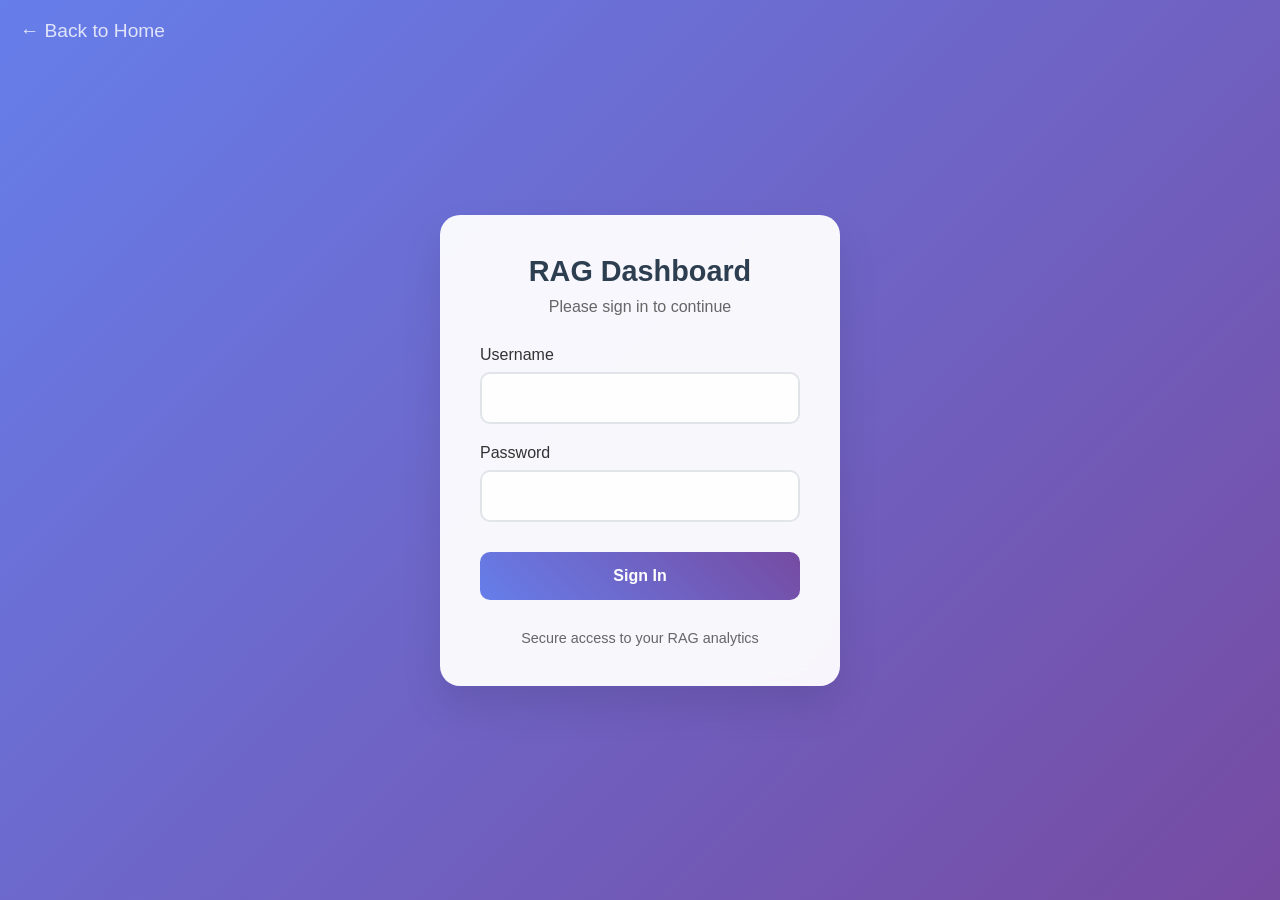
<file: static/login.html>
<!DOCTYPE html>
<html lang="en">
<head>
    <meta charset="UTF-8">
    <meta name="viewport" content="width=device-width, initial-scale=1.0">
    <title>RAG Dashboard - Login</title>
    <style>
        * { margin: 0; padding: 0; box-sizing: border-box; }
        body {
            font-family: -apple-system, BlinkMacSystemFont, 'Segoe UI', Roboto, sans-serif;
            background: linear-gradient(135deg, #667eea 0%, #764ba2 100%);
            min-height: 100vh;
            display: flex;
            align-items: center;
            justify-content: center;
        }
        .back-link {
            position: absolute;
            top: 20px;
            left: 20px;
            color: rgba(255,255,255,0.8);
            text-decoration: none;
            font-size: 1.2em;
        }
        .back-link:hover { color: white; }
        .login-container {
            background: rgba(255,255,255,0.95);
            backdrop-filter: blur(10px);
            padding: 40px;
            border-radius: 20px;
            box-shadow: 0 20px 40px rgba(0,0,0,0.1);
            width: 100%;
            max-width: 400px;
            text-align: center;
        }
        .login-header h1 {
            color: #2c3e50;
            margin-bottom: 10px;
            font-size: 1.8em;
        }
        .login-header p {
            color: #666;
            margin-bottom: 30px;
        }
        .form-group {
            margin-bottom: 20px;
            text-align: left;
        }
        .form-group label {
            display: block;
            margin-bottom: 8px;
            color: #333;
            font-weight: 500;
        }
        .form-group input {
            width: 100%;
            padding: 15px;
            border: 2px solid #e1e5e9;
            border-radius: 10px;
            font-size: 16px;
            transition: all 0.3s;
            background: rgba(255,255,255,0.9);
        }
        .form-group input:focus {
            outline: none;
            border-color: #667eea;
            box-shadow: 0 0 0 3px rgba(102, 126, 234, 0.1);
        }
        .login-btn {
            width: 100%;
            padding: 15px;
            background: linear-gradient(45deg, #667eea, #764ba2);
            color: white;
            border: none;
            border-radius: 10px;
            font-size: 16px;
            font-weight: 600;
            cursor: pointer;
            transition: all 0.3s;
            margin-top: 10px;
        }
        .login-btn:hover {
            transform: translateY(-2px);
            box-shadow: 0 10px 20px rgba(102, 126, 234, 0.3);
        }
        .login-btn:disabled {
            background: #ccc;
            cursor: not-allowed;
            transform: none;
            box-shadow: none;
        }
        .error {
            background: #f8d7da;
            color: #721c24;
            padding: 12px;
            border-radius: 8px;
            margin-bottom: 20px;
            font-size: 14px;
            display: none;
        }
        .footer {
            margin-top: 30px;
            color: #666;
            font-size: 0.9em;
        }
    </style>
</head>
<body>
    <a href="/" class="back-link">&larr; Back to Home</a>

    <div class="login-container">
        <div class="login-header">
            <h1>RAG Dashboard</h1>
            <p>Please sign in to continue</p>
        </div>

        <div id="error-message" class="error"></div>

        <form id="login-form">
            <div class="form-group">
                <label for="username">Username</label>
                <input type="text" id="username" name="username" required autocomplete="username">
            </div>
            <div class="form-group">
                <label for="password">Password</label>
                <input type="password" id="password" name="password" required autocomplete="current-password">
            </div>
            <button type="submit" class="login-btn" id="login-btn">Sign In</button>
        </form>

        <div class="footer">
            <p>Secure access to your RAG analytics</p>
        </div>
    </div>

    <script>
        document.getElementById('login-form').addEventListener('submit', async (e) => {
            e.preventDefault();

            const username = document.getElementById('username').value;
            const password = document.getElementById('password').value;
            const loginBtn = document.getElementById('login-btn');
            const errorDiv = document.getElementById('error-message');

            loginBtn.disabled = true;
            loginBtn.textContent = 'Signing in...';
            errorDiv.style.display = 'none';

            try {
                const credentials = btoa(`${username}:${password}`);
                const response = await fetch('/api/dashboard/test-auth', {
                    headers: {
                        'Authorization': `Basic ${credentials}`
                    }
                });

                if (response.ok) {
                    sessionStorage.setItem('dashboard_auth', credentials);
                    sessionStorage.setItem('dashboard_user', username);
                    window.location.href = '/dashboard.html';
                } else {
                    throw new Error('Invalid username or password');
                }
            } catch (error) {
                errorDiv.textContent = 'Invalid username or password. Please try again.';
                errorDiv.style.display = 'block';
            } finally {
                loginBtn.disabled = false;
                loginBtn.textContent = 'Sign In';
            }
        });
    </script>
</body>
</html>
</file>
